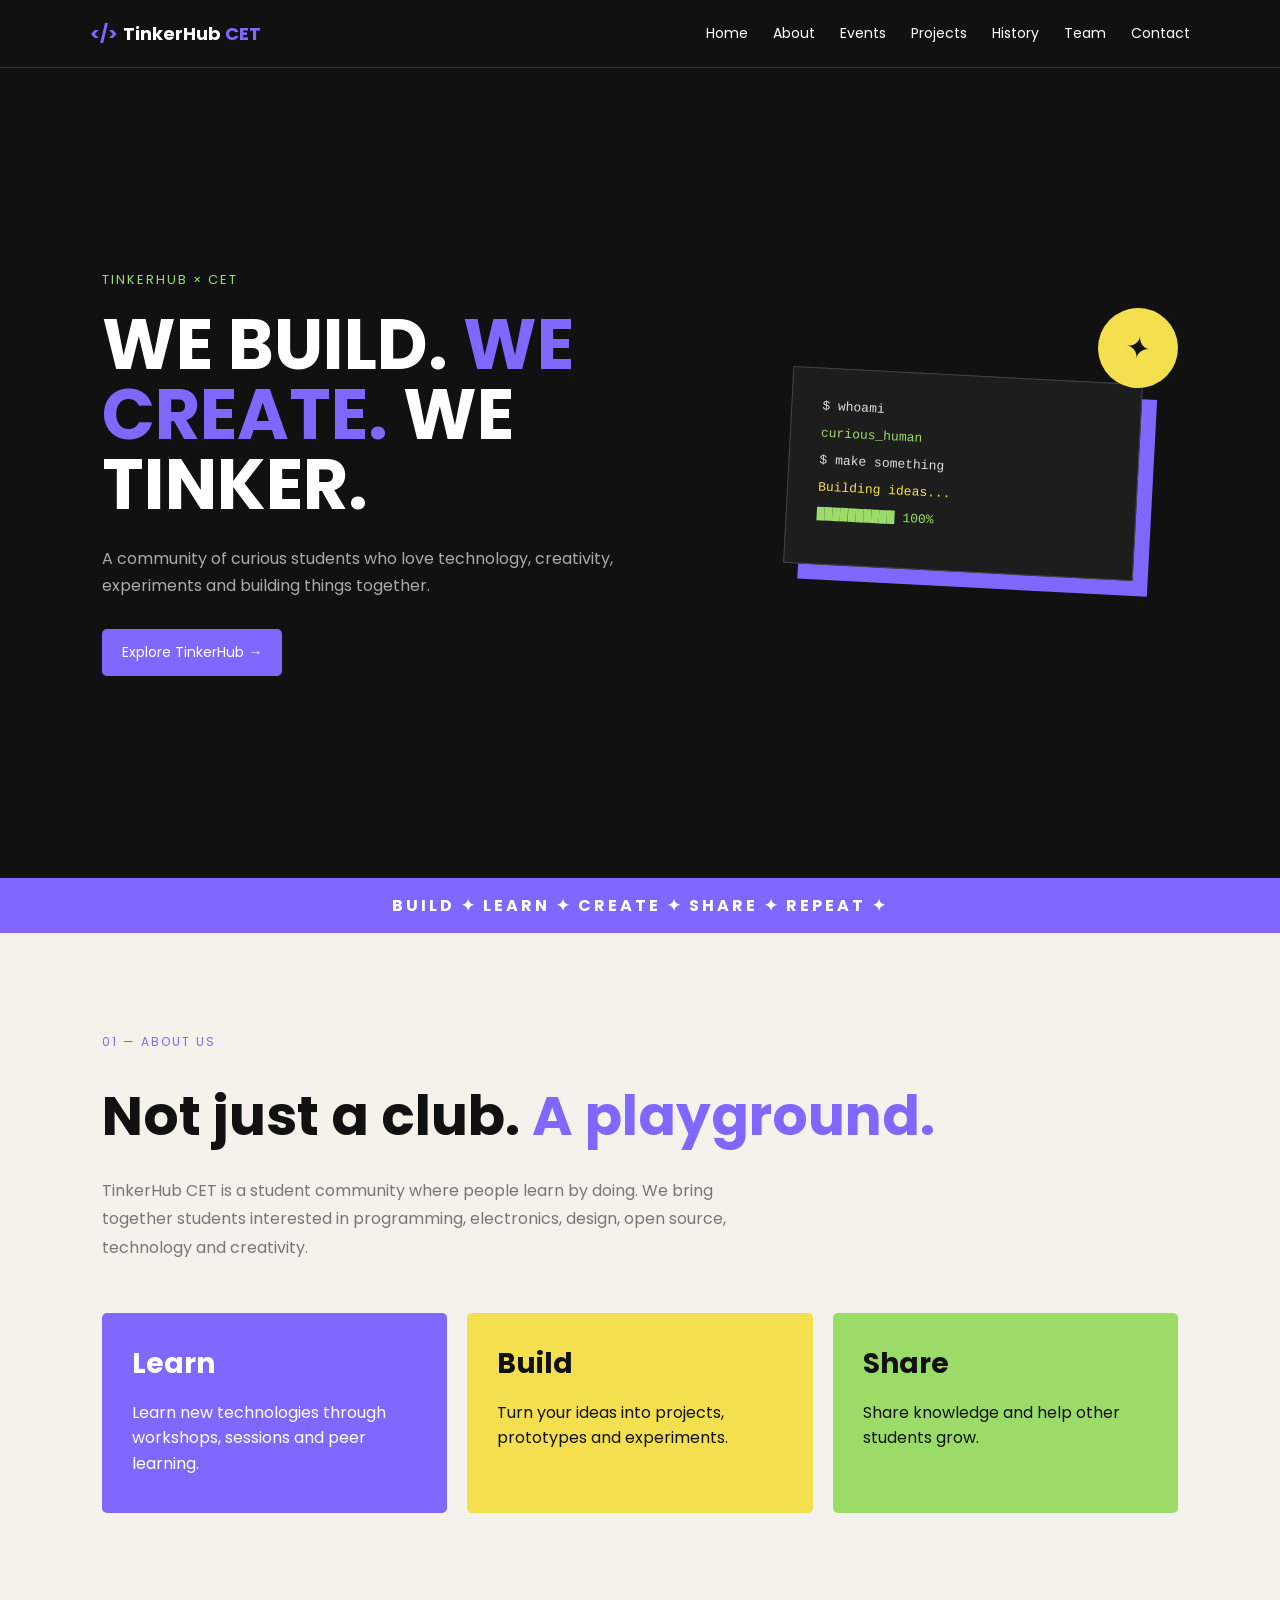
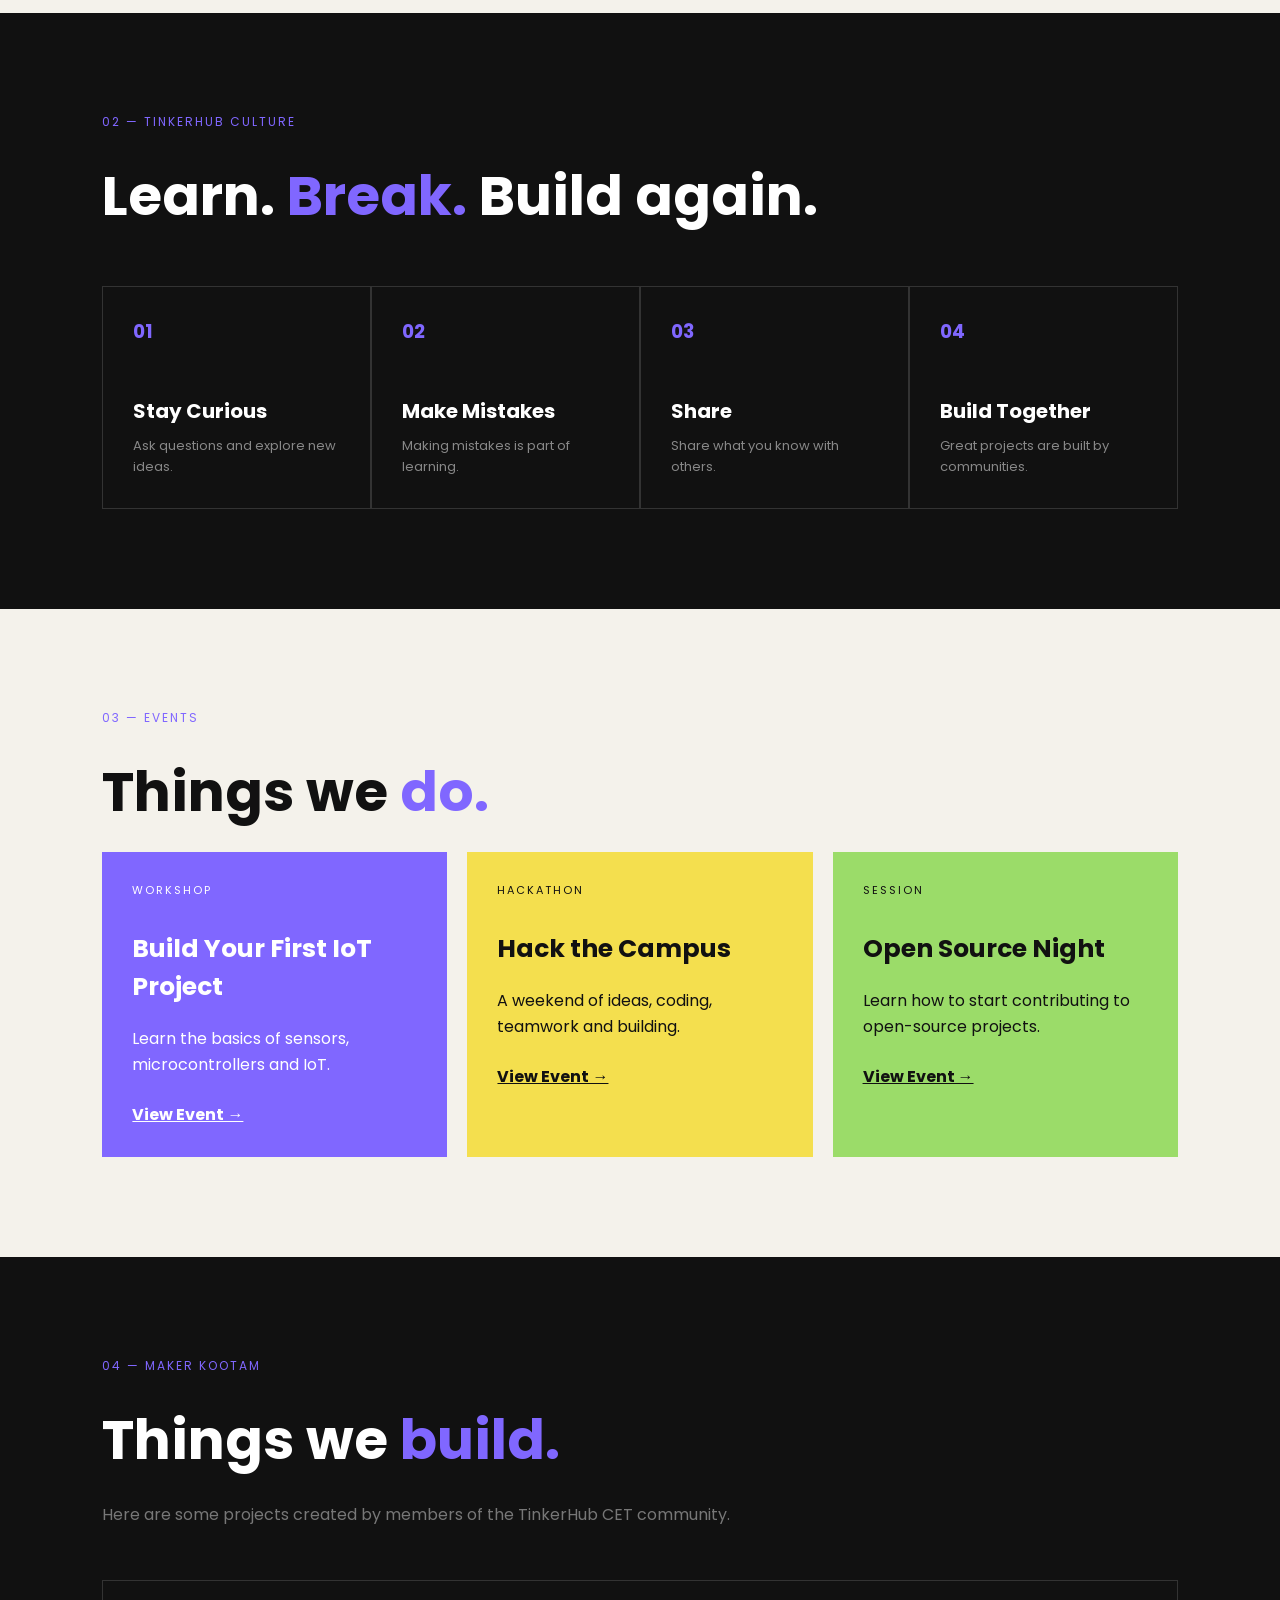
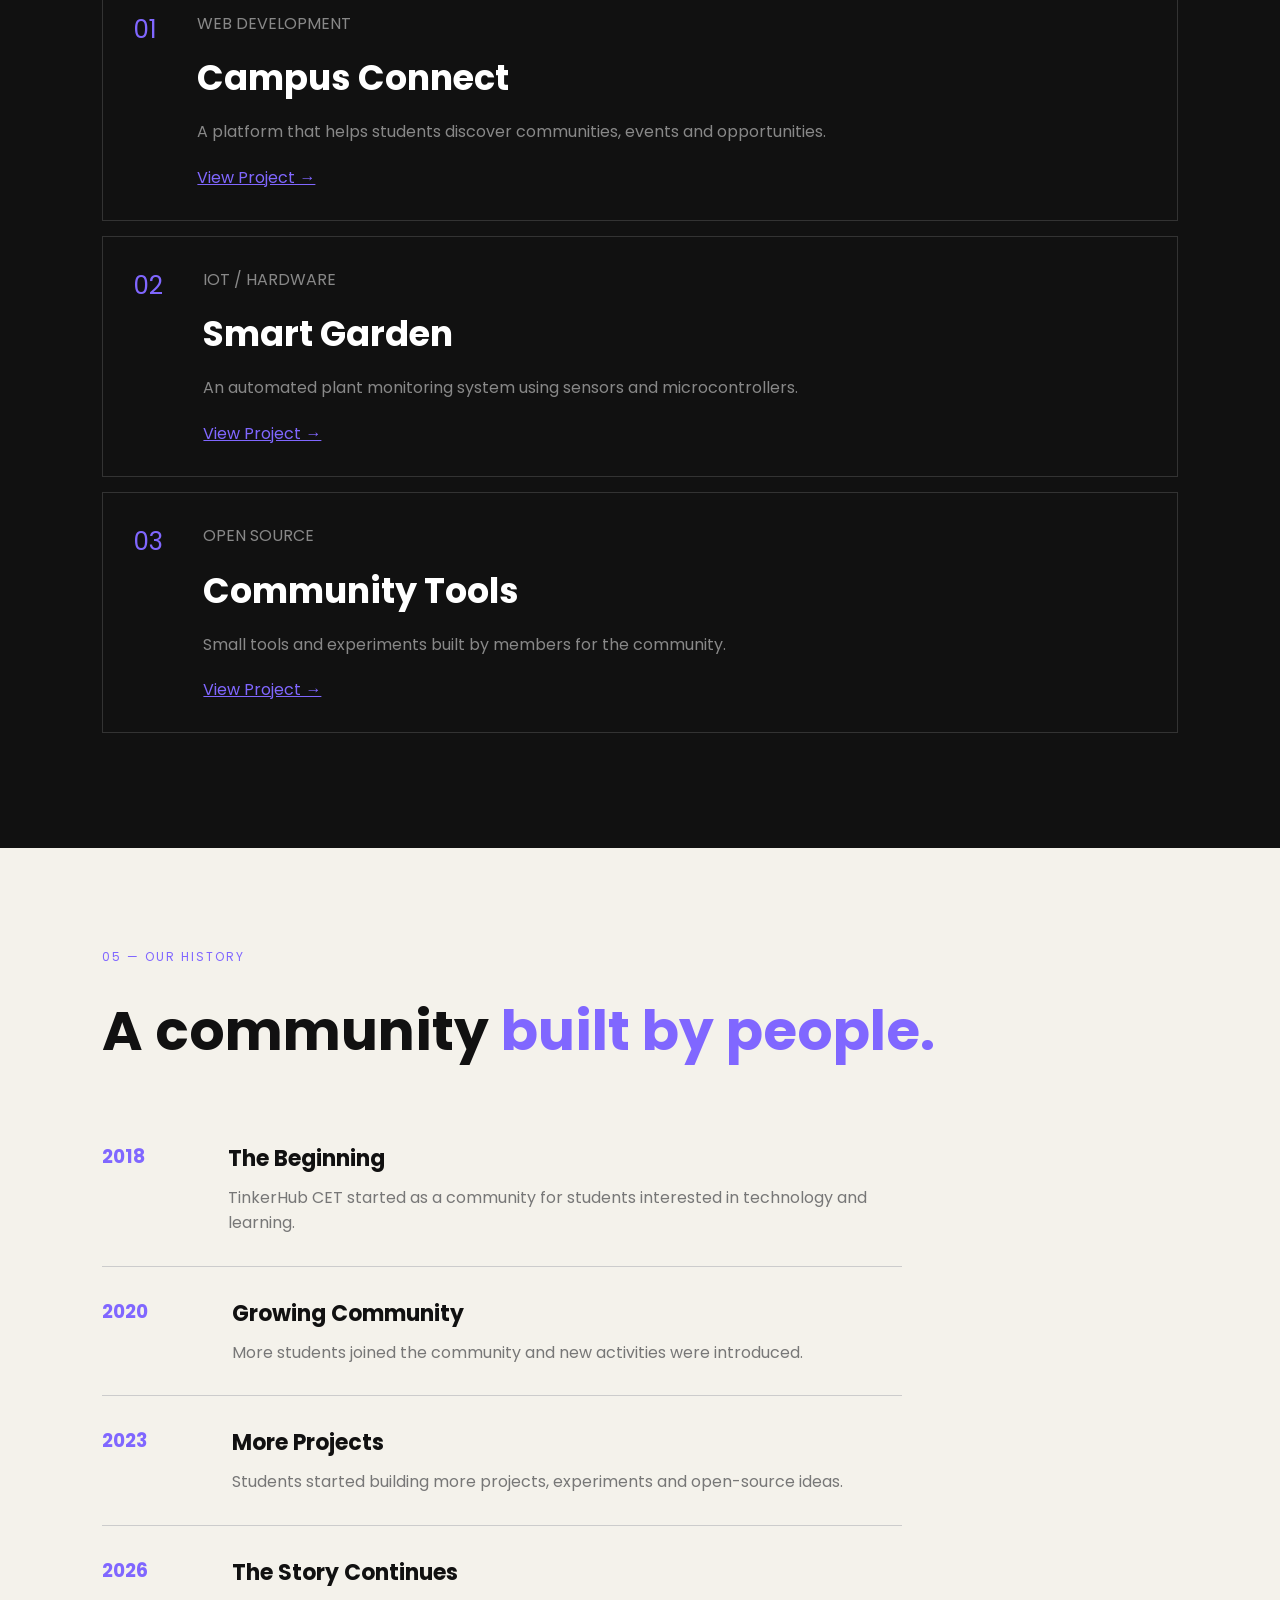
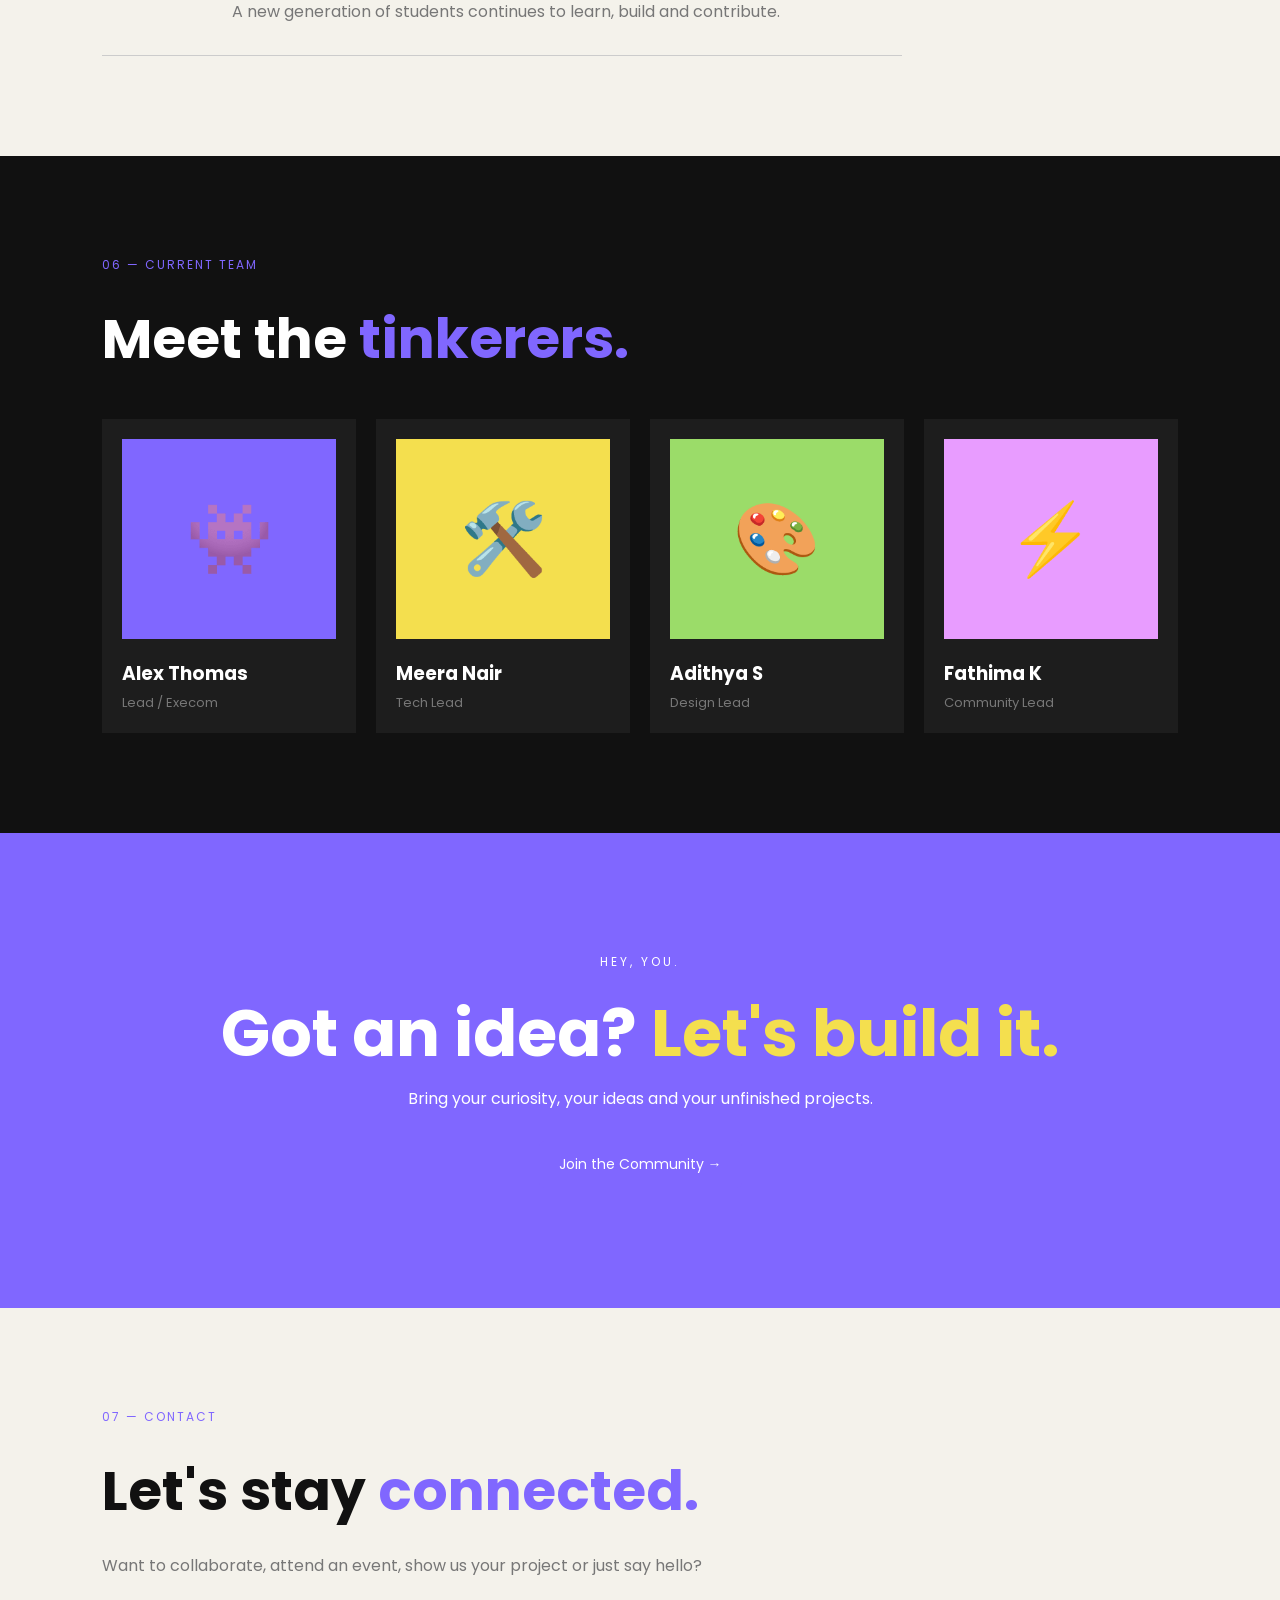
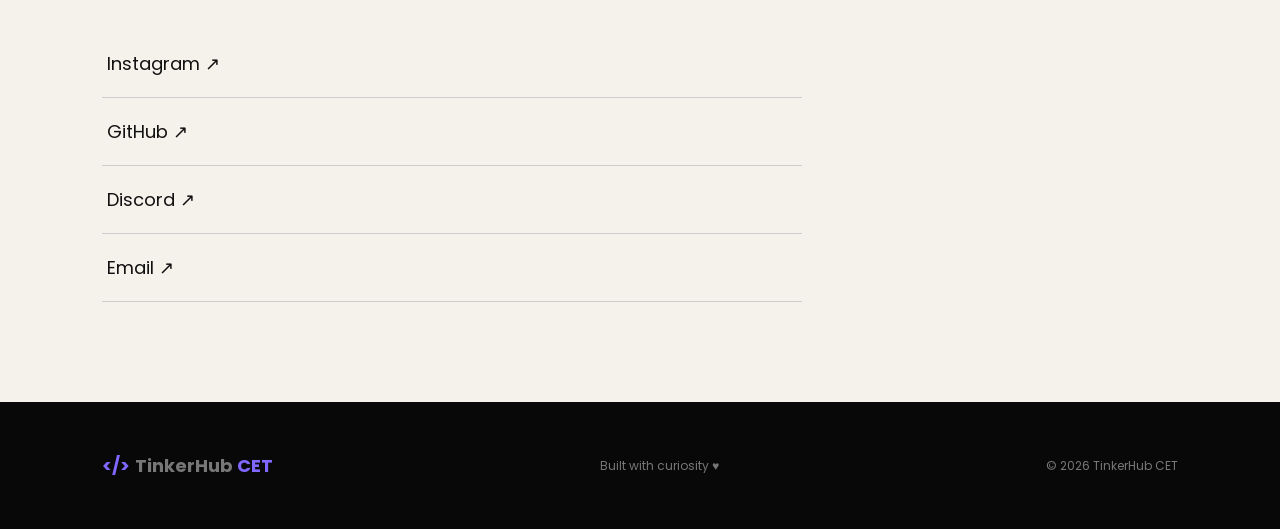
<file: index.html>
<!DOCTYPE html>
<html lang="en">
<head>
  <meta charset="UTF-8">
  <meta name="viewport" content="width=device-width, initial-scale=1.0">
  <title>TinkerHub CET</title>
  <link rel="stylesheet" href="jet.css">
  <link href="https://fonts.googleapis.com/css2?family=Poppins:wght@400;500;600;700;800&display=swap" rel="stylesheet">
</head>
<body>

  <header>
    <div class="logo"><span>&lt;/&gt;</span>TinkerHub <b>CET</b></div>
    <nav>
      <a href="#home">Home</a>
      <a href="#about">About</a>
      <a href="#events">Events</a>
      <a href="#projects">Projects</a>
      <a href="#history">History</a>
      <a href="#team">Team</a>
      <a href="#contact">Contact</a>
    </nav>
  </header>

  <section id="home" class="hero">
    <div class="hero-text">
      <p class="small-title">TINKERHUB × CET</p>
      <h1>WE BUILD. <span>WE CREATE.</span> WE TINKER.</h1>
      <p class="lead">A community of curious students who love technology, creativity, experiments and building things together.</p>
      <a href="#about" class="button">Explore TinkerHub →</a>
    </div>

    <div class="hero-box">
      <div class="terminal">
        <p>$ whoami</p>
        <p class="terminal-green">curious_human</p>
        <p>$ make something</p>
        <p class="terminal-yellow">Building ideas...</p>
        <p class="terminal-green">██████████ 100%</p>
      </div>
      <div class="circle">✦</div>
    </div>
  </section>

  <div class="moving-text">BUILD ✦ LEARN ✦ CREATE ✦ SHARE ✦ REPEAT ✦</div>

  <section id="about" class="section light">
    <p class="section-title">01 — ABOUT US</p>
    <h2>Not just a club. <span>A playground.</span></h2>
    <p class="description">TinkerHub CET is a student community where people learn by doing. We bring together students interested in programming, electronics, design, open source, technology and creativity.</p>

    <div class="cards">
      <div class="card purple">
        <h3>Learn</h3>
        <p>Learn new technologies through workshops, sessions and peer learning.</p>
      </div>
      <div class="card yellow">
        <h3>Build</h3>
        <p>Turn your ideas into projects, prototypes and experiments.</p>
      </div>
      <div class="card green">
        <h3>Share</h3>
        <p>Share knowledge and help other students grow.</p>
      </div>
    </div>
  </section>

  <section class="section dark">
    <p class="section-title">02 — TINKERHUB CULTURE</p>
    <h2>Learn. <span>Break.</span> Build again.</h2>

    <div class="culture">
      <div>
        <h3>01</h3>
        <h4>Stay Curious</h4>
        <p>Ask questions and explore new ideas.</p>
      </div>
      <div>
        <h3>02</h3>
        <h4>Make Mistakes</h4>
        <p>Making mistakes is part of learning.</p>
      </div>
      <div>
        <h3>03</h3>
        <h4>Share</h4>
        <p>Share what you know with others.</p>
      </div>
      <div>
        <h3>04</h3>
        <h4>Build Together</h4>
        <p>Great projects are built by communities.</p>
      </div>
    </div>
  </section>

  <section id="events" class="section light">
    <p class="section-title">03 — EVENTS</p>
    <h2>Things we <span>do.</span></h2>

    <div class="cards">
      <div class="event-card purple">
        <p>WORKSHOP</p>
        <h3>Build Your First IoT Project</h3>
        <p>Learn the basics of sensors, microcontrollers and IoT.</p>
        <a href="#">View Event →</a>
      </div>
      <div class="event-card yellow">
        <p>HACKATHON</p>
        <h3>Hack the Campus</h3>
        <p>A weekend of ideas, coding, teamwork and building.</p>
        <a href="#">View Event →</a>
      </div>
      <div class="event-card green">
        <p>SESSION</p>
        <h3>Open Source Night</h3>
        <p>Learn how to start contributing to open-source projects.</p>
        <a href="#">View Event →</a>
      </div>
    </div>
  </section>

  <section id="projects" class="section dark">
    <p class="section-title">04 — MAKER KOOTAM</p>
    <h2>Things we <span>build.</span></h2>
    <p class="description">Here are some projects created by members of the TinkerHub CET community.</p>

    <div class="project">
      <div class="project-number">01</div>
      <div>
        <p>WEB DEVELOPMENT</p>
        <h3>Campus Connect</h3>
        <p>A platform that helps students discover communities, events and opportunities.</p>
        <a href="#">View Project →</a>
      </div>
    </div>

    <div class="project">
      <div class="project-number">02</div>
      <div>
        <p>IOT / HARDWARE</p>
        <h3>Smart Garden</h3>
        <p>An automated plant monitoring system using sensors and microcontrollers.</p>
        <a href="#">View Project →</a>
      </div>
    </div>

    <div class="project">
      <div class="project-number">03</div>
      <div>
        <p>OPEN SOURCE</p>
        <h3>Community Tools</h3>
        <p>Small tools and experiments built by members for the community.</p>
        <a href="#">View Project →</a>
      </div>
    </div>
  </section>

  <section id="history" class="section light">
    <p class="section-title">05 — OUR HISTORY</p>
    <h2>A community <span>built by people.</span></h2>

    <div class="timeline">
      <div class="timeline-item">
        <h3>2018</h3>
        <div>
          <h4>The Beginning</h4>
          <p>TinkerHub CET started as a community for students interested in technology and learning.</p>
        </div>
      </div>
      <div class="timeline-item">
        <h3>2020</h3>
        <div>
          <h4>Growing Community</h4>
          <p>More students joined the community and new activities were introduced.</p>
        </div>
      </div>
      <div class="timeline-item">
        <h3>2023</h3>
        <div>
          <h4>More Projects</h4>
          <p>Students started building more projects, experiments and open-source ideas.</p>
        </div>
      </div>
      <div class="timeline-item">
        <h3>2026</h3>
        <div>
          <h4>The Story Continues</h4>
          <p>A new generation of students continues to learn, build and contribute.</p>
        </div>
      </div>
    </div>
  </section>

  <section id="team" class="section dark">
    <p class="section-title">06 — CURRENT TEAM</p>
    <h2>Meet the <span>tinkerers.</span></h2>

    <div class="team">
      <div class="person">
        <div class="avatar purple">👾</div>
        <h3>Alex Thomas</h3>
        <p>Lead / Execom</p>
      </div>
      <div class="person">
        <div class="avatar yellow">🛠️</div>
        <h3>Meera Nair</h3>
        <p>Tech Lead</p>
      </div>
      <div class="person">
        <div class="avatar green">🎨</div>
        <h3>Adithya S</h3>
        <p>Design Lead</p>
      </div>
      <div class="person">
        <div class="avatar pink">⚡</div>
        <h3>Fathima K</h3>
        <p>Community Lead</p>
      </div>
    </div>
  </section>

  <section class="join">
    <p>HEY, YOU.</p>
    <h2>Got an idea? <span>Let's build it.</span></h2>
    <p>Bring your curiosity, your ideas and your unfinished projects.</p>
    <a href="#contact" class="button">Join the Community →</a>
  </section>

  <section id="contact" class="section light">
    <p class="section-title">07 — CONTACT</p>
    <h2>Let's stay <span>connected.</span></h2>
    <p class="description">Want to collaborate, attend an event, show us your project or just say hello?</p>

    <div class="contact">
      <a href="https://www.instagram.com/tinkerhubcet/?hl=en">Instagram ↗</a>
      <a href="https://tinkerhubcet.github.io/">GitHub ↗</a>
      <a href="https://discord.com/">Discord ↗</a>
      <a href="https://mail.google.com/">Email ↗</a>
    </div>
  </section>

  <footer>
    <div class="logo"><span>&lt;/&gt;</span>TinkerHub <b>CET</b></div>
    <p>Built with curiosity ♥</p>
    <p>© 2026 TinkerHub CET</p>
  </footer>

</body>
</html>
</file>
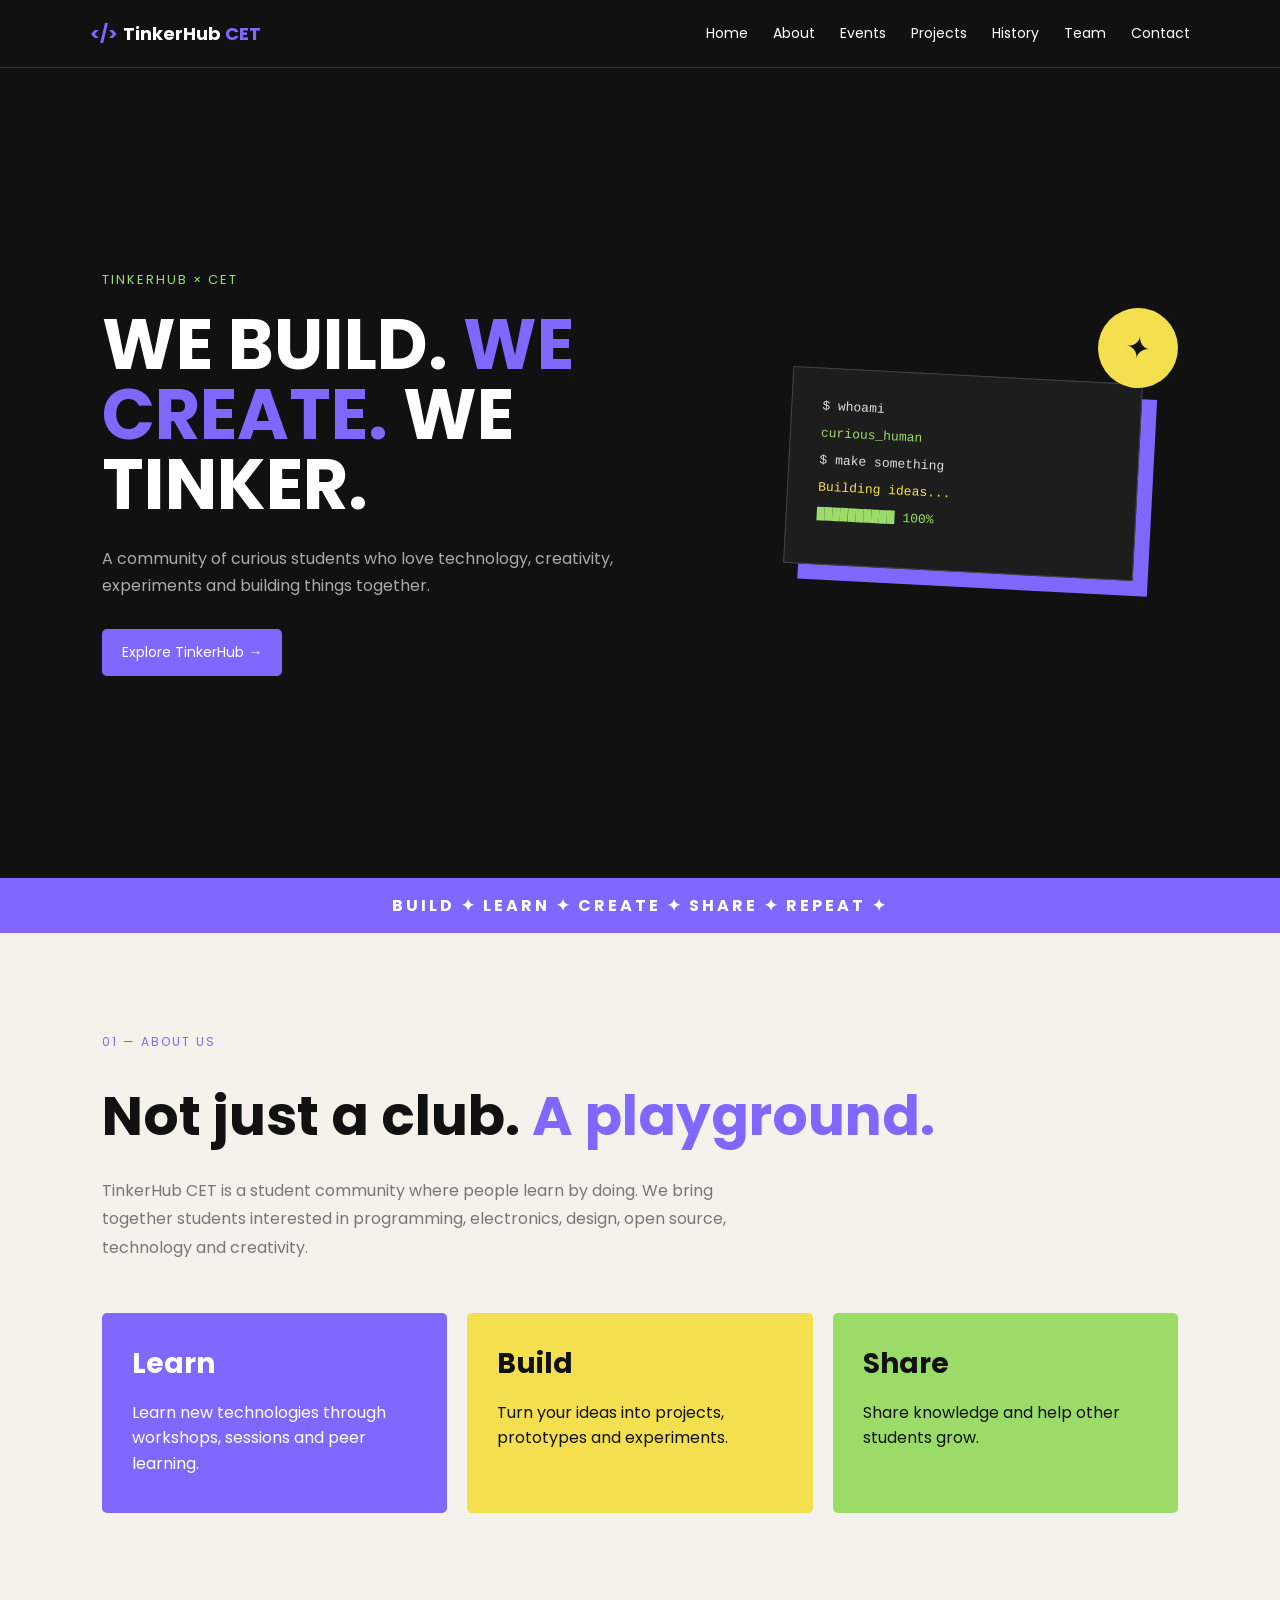
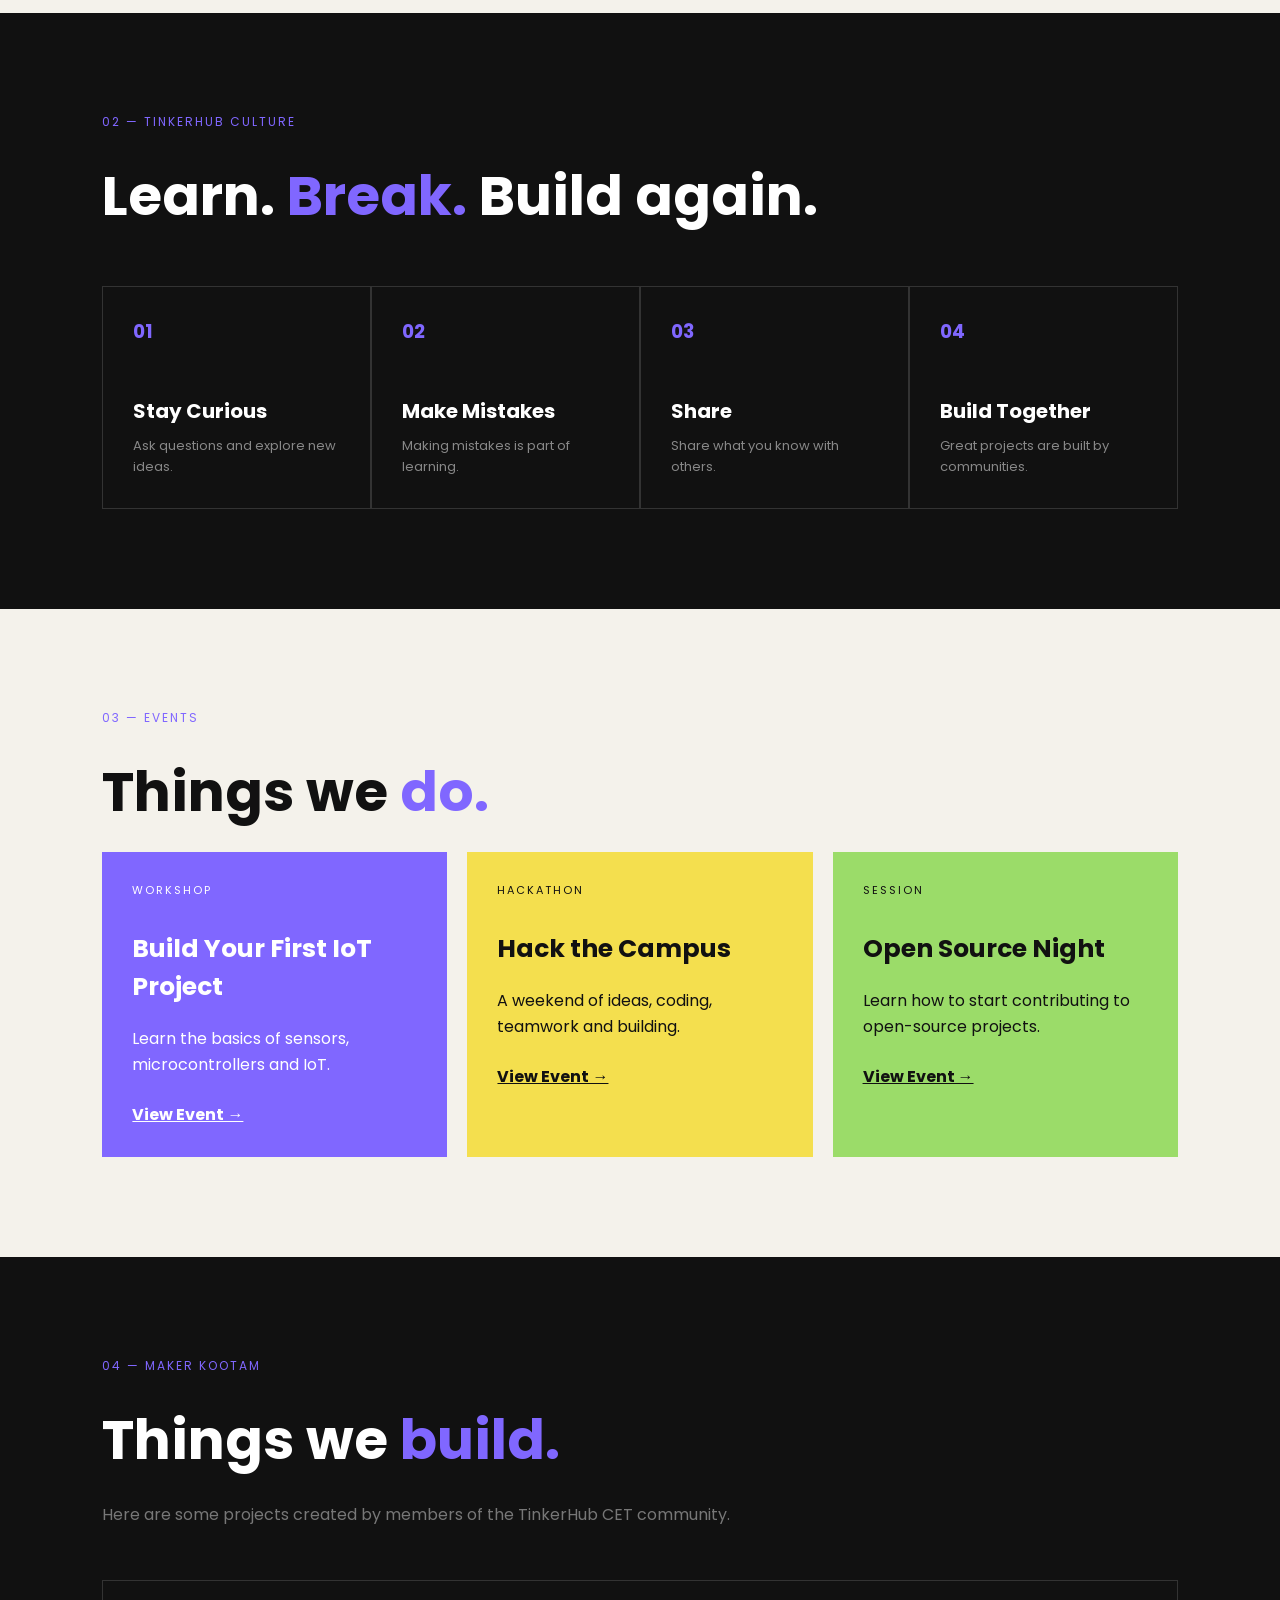
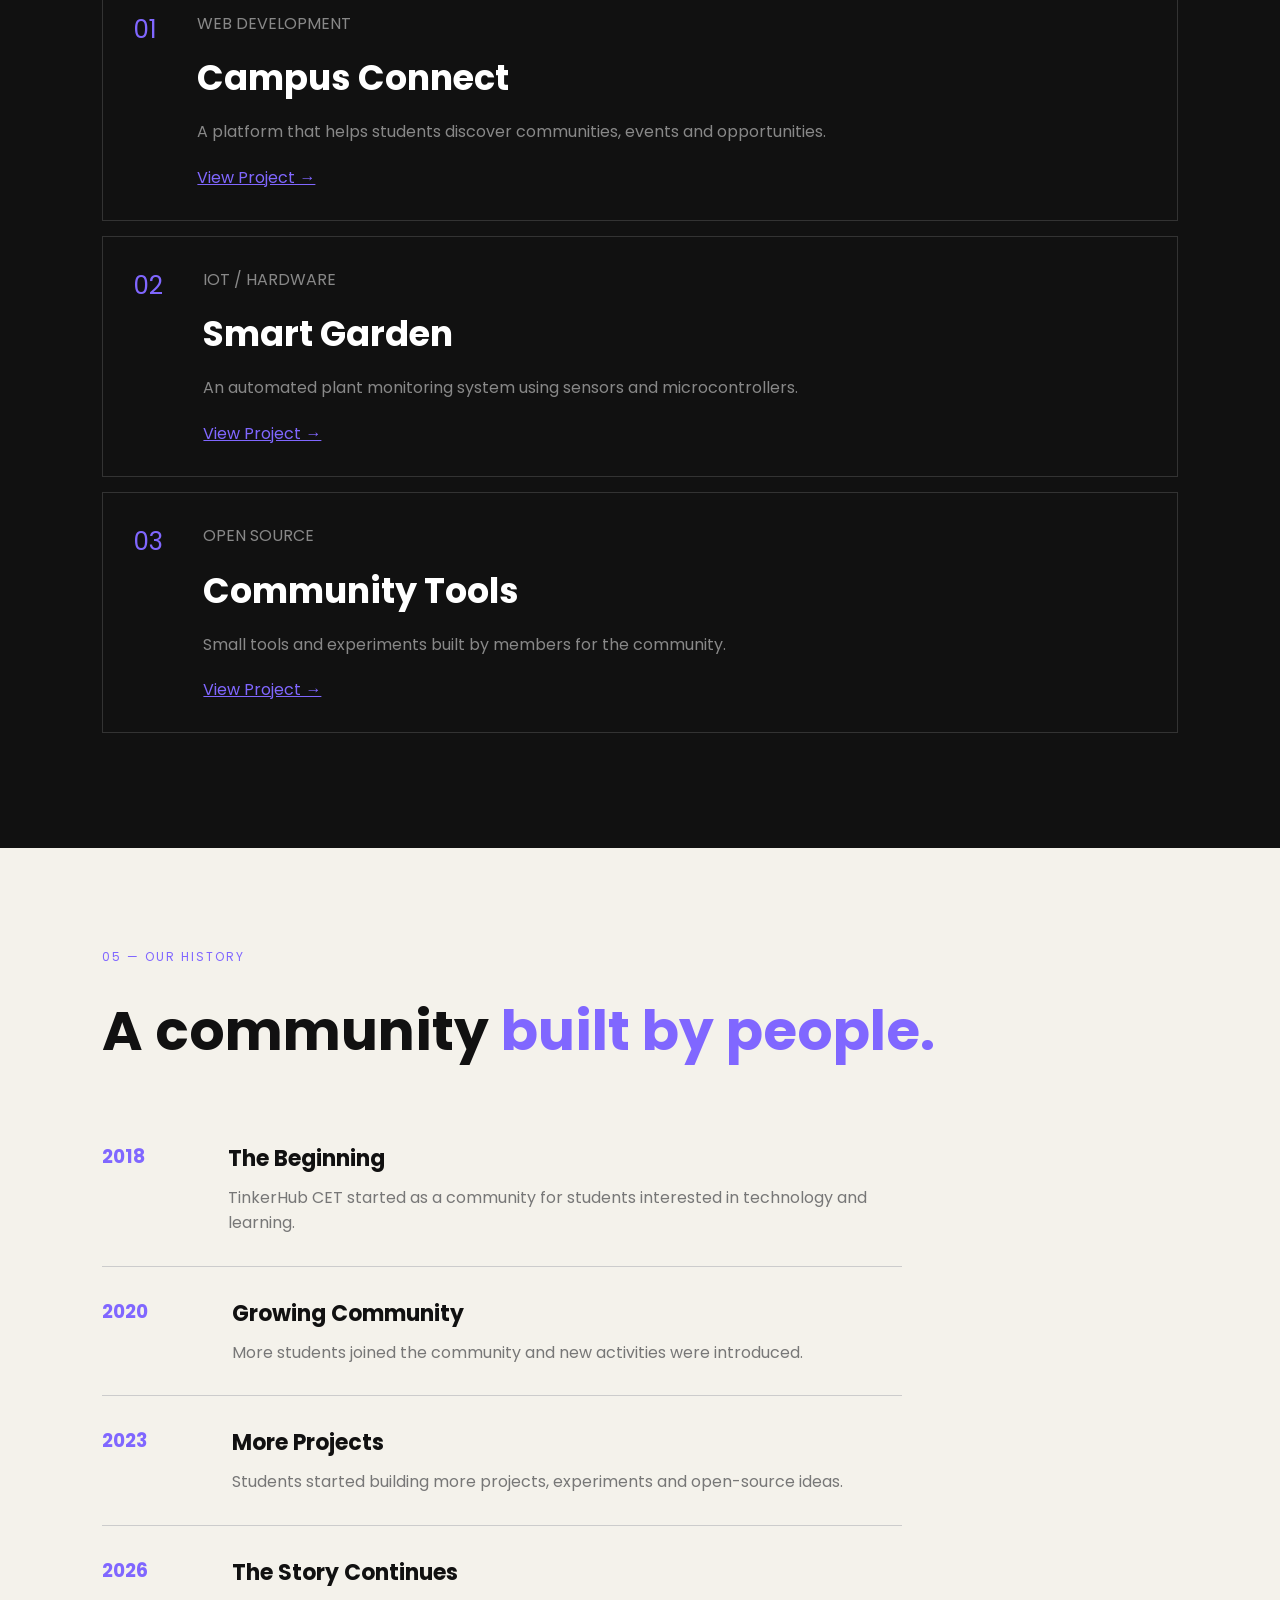
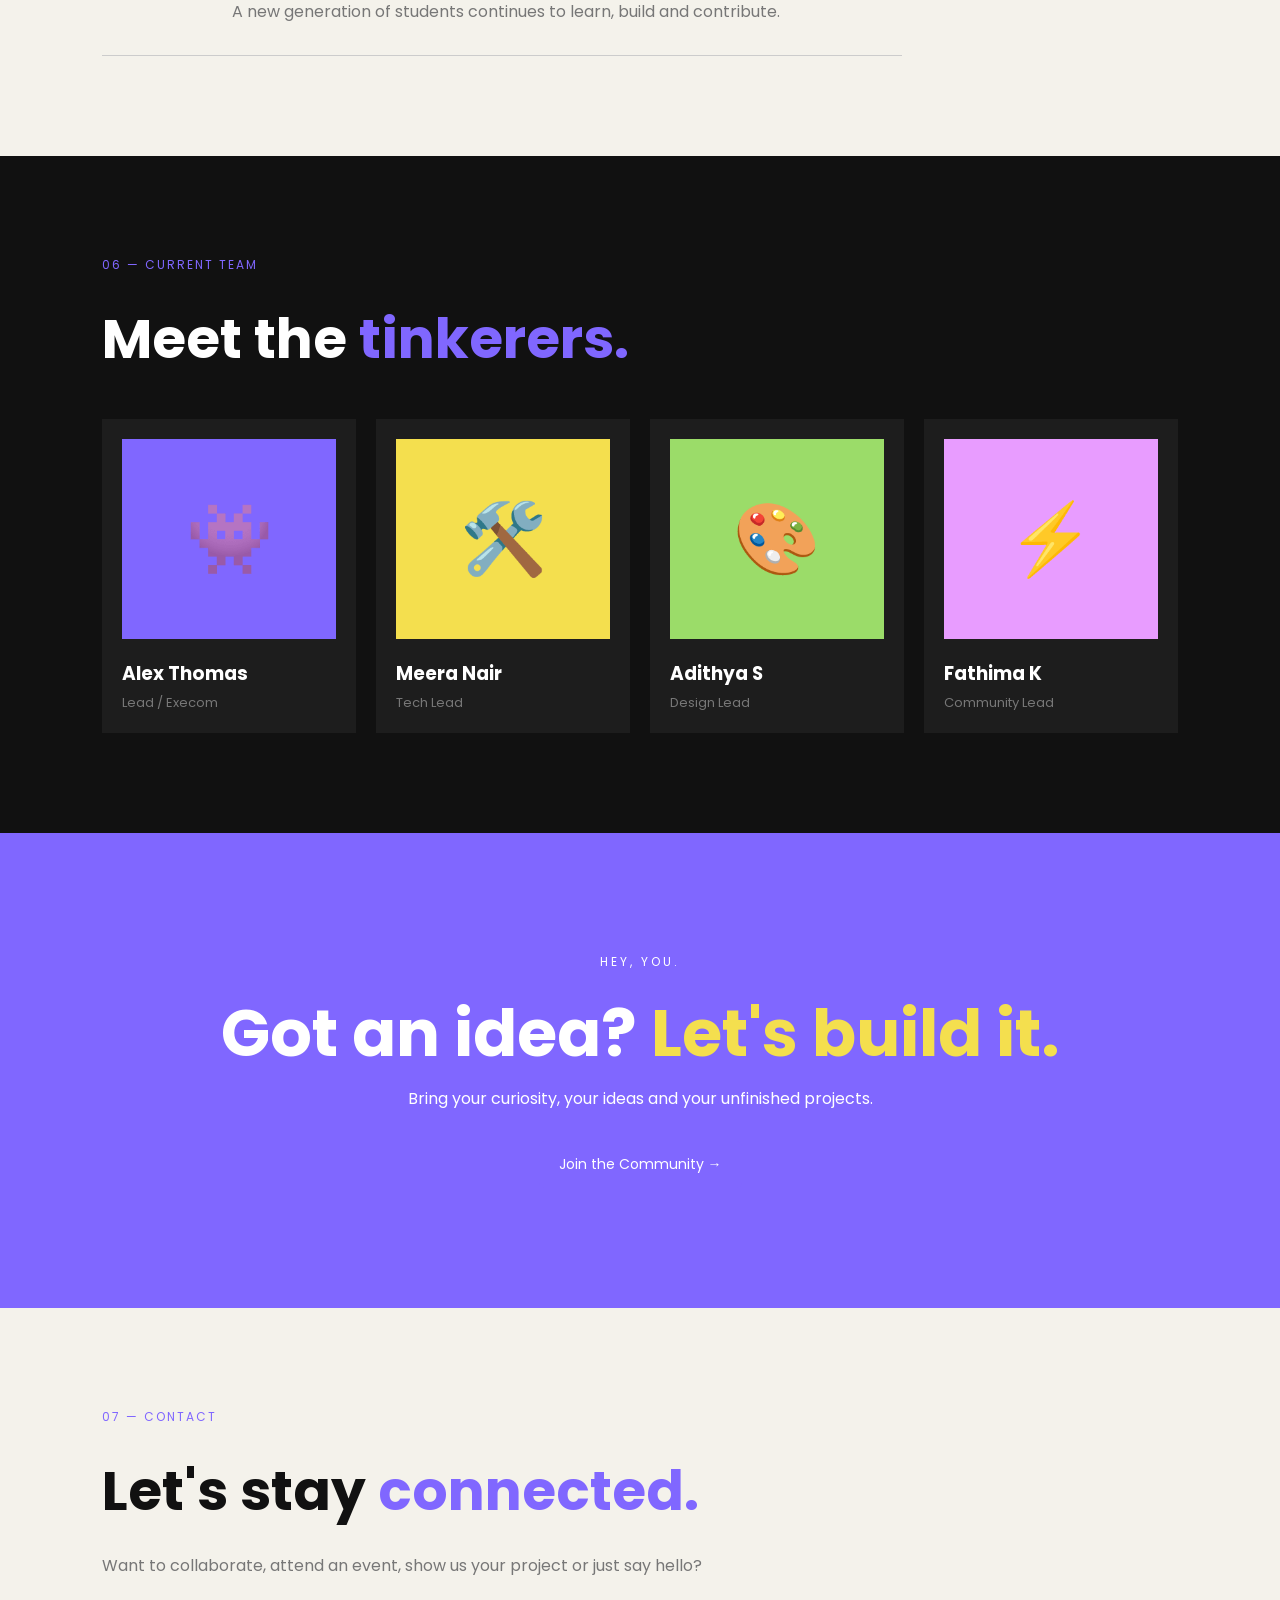
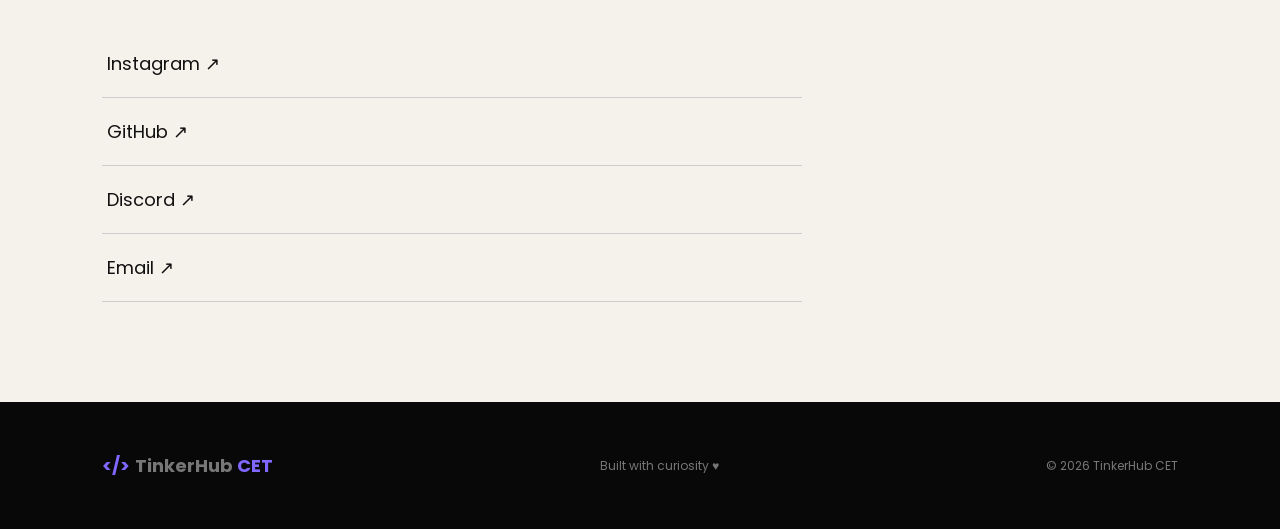
<file: pro.html>
<!DOCTYPE html>
<html lang="en">
<head>
  <meta charset="UTF-8">
  <meta name="viewport" content="width=device-width, initial-scale=1.0">
  <title>TinkerHub CET</title>
  <link rel="stylesheet" href="jet.css">
  <link href="https://fonts.googleapis.com/css2?family=Poppins:wght@400;500;600;700;800&display=swap" rel="stylesheet">
</head>
<body>

  <header>
    <div class="logo"><span>&lt;/&gt;</span>TinkerHub <b>CET</b></div>
    <nav>
      <a href="#home">Home</a>
      <a href="#about">About</a>
      <a href="#events">Events</a>
      <a href="#projects">Projects</a>
      <a href="#history">History</a>
      <a href="#team">Team</a>
      <a href="#contact">Contact</a>
    </nav>
  </header>

  <section id="home" class="hero">
    <div class="hero-text">
      <p class="small-title">TINKERHUB × CET</p>
      <h1>WE BUILD. <span>WE CREATE.</span> WE TINKER.</h1>
      <p class="lead">A community of curious students who love technology, creativity, experiments and building things together.</p>
      <a href="#about" class="button">Explore TinkerHub →</a>
    </div>

    <div class="hero-box">
      <div class="terminal">
        <p>$ whoami</p>
        <p class="terminal-green">curious_human</p>
        <p>$ make something</p>
        <p class="terminal-yellow">Building ideas...</p>
        <p class="terminal-green">██████████ 100%</p>
      </div>
      <div class="circle">✦</div>
    </div>
  </section>

  <div class="moving-text">BUILD ✦ LEARN ✦ CREATE ✦ SHARE ✦ REPEAT ✦</div>

  <section id="about" class="section light">
    <p class="section-title">01 — ABOUT US</p>
    <h2>Not just a club. <span>A playground.</span></h2>
    <p class="description">TinkerHub CET is a student community where people learn by doing. We bring together students interested in programming, electronics, design, open source, technology and creativity.</p>

    <div class="cards">
      <div class="card purple">
        <h3>Learn</h3>
        <p>Learn new technologies through workshops, sessions and peer learning.</p>
      </div>
      <div class="card yellow">
        <h3>Build</h3>
        <p>Turn your ideas into projects, prototypes and experiments.</p>
      </div>
      <div class="card green">
        <h3>Share</h3>
        <p>Share knowledge and help other students grow.</p>
      </div>
    </div>
  </section>

  <section class="section dark">
    <p class="section-title">02 — TINKERHUB CULTURE</p>
    <h2>Learn. <span>Break.</span> Build again.</h2>

    <div class="culture">
      <div>
        <h3>01</h3>
        <h4>Stay Curious</h4>
        <p>Ask questions and explore new ideas.</p>
      </div>
      <div>
        <h3>02</h3>
        <h4>Make Mistakes</h4>
        <p>Making mistakes is part of learning.</p>
      </div>
      <div>
        <h3>03</h3>
        <h4>Share</h4>
        <p>Share what you know with others.</p>
      </div>
      <div>
        <h3>04</h3>
        <h4>Build Together</h4>
        <p>Great projects are built by communities.</p>
      </div>
    </div>
  </section>

  <section id="events" class="section light">
    <p class="section-title">03 — EVENTS</p>
    <h2>Things we <span>do.</span></h2>

    <div class="cards">
      <div class="event-card purple">
        <p>WORKSHOP</p>
        <h3>Build Your First IoT Project</h3>
        <p>Learn the basics of sensors, microcontrollers and IoT.</p>
        <a href="#">View Event →</a>
      </div>
      <div class="event-card yellow">
        <p>HACKATHON</p>
        <h3>Hack the Campus</h3>
        <p>A weekend of ideas, coding, teamwork and building.</p>
        <a href="#">View Event →</a>
      </div>
      <div class="event-card green">
        <p>SESSION</p>
        <h3>Open Source Night</h3>
        <p>Learn how to start contributing to open-source projects.</p>
        <a href="#">View Event →</a>
      </div>
    </div>
  </section>

  <section id="projects" class="section dark">
    <p class="section-title">04 — MAKER KOOTAM</p>
    <h2>Things we <span>build.</span></h2>
    <p class="description">Here are some projects created by members of the TinkerHub CET community.</p>

    <div class="project">
      <div class="project-number">01</div>
      <div>
        <p>WEB DEVELOPMENT</p>
        <h3>Campus Connect</h3>
        <p>A platform that helps students discover communities, events and opportunities.</p>
        <a href="#">View Project →</a>
      </div>
    </div>

    <div class="project">
      <div class="project-number">02</div>
      <div>
        <p>IOT / HARDWARE</p>
        <h3>Smart Garden</h3>
        <p>An automated plant monitoring system using sensors and microcontrollers.</p>
        <a href="#">View Project →</a>
      </div>
    </div>

    <div class="project">
      <div class="project-number">03</div>
      <div>
        <p>OPEN SOURCE</p>
        <h3>Community Tools</h3>
        <p>Small tools and experiments built by members for the community.</p>
        <a href="#">View Project →</a>
      </div>
    </div>
  </section>

  <section id="history" class="section light">
    <p class="section-title">05 — OUR HISTORY</p>
    <h2>A community <span>built by people.</span></h2>

    <div class="timeline">
      <div class="timeline-item">
        <h3>2018</h3>
        <div>
          <h4>The Beginning</h4>
          <p>TinkerHub CET started as a community for students interested in technology and learning.</p>
        </div>
      </div>
      <div class="timeline-item">
        <h3>2020</h3>
        <div>
          <h4>Growing Community</h4>
          <p>More students joined the community and new activities were introduced.</p>
        </div>
      </div>
      <div class="timeline-item">
        <h3>2023</h3>
        <div>
          <h4>More Projects</h4>
          <p>Students started building more projects, experiments and open-source ideas.</p>
        </div>
      </div>
      <div class="timeline-item">
        <h3>2026</h3>
        <div>
          <h4>The Story Continues</h4>
          <p>A new generation of students continues to learn, build and contribute.</p>
        </div>
      </div>
    </div>
  </section>

  <section id="team" class="section dark">
    <p class="section-title">06 — CURRENT TEAM</p>
    <h2>Meet the <span>tinkerers.</span></h2>

    <div class="team">
      <div class="person">
        <div class="avatar purple">👾</div>
        <h3>Alex Thomas</h3>
        <p>Lead / Execom</p>
      </div>
      <div class="person">
        <div class="avatar yellow">🛠️</div>
        <h3>Meera Nair</h3>
        <p>Tech Lead</p>
      </div>
      <div class="person">
        <div class="avatar green">🎨</div>
        <h3>Adithya S</h3>
        <p>Design Lead</p>
      </div>
      <div class="person">
        <div class="avatar pink">⚡</div>
        <h3>Fathima K</h3>
        <p>Community Lead</p>
      </div>
    </div>
  </section>

  <section class="join">
    <p>HEY, YOU.</p>
    <h2>Got an idea? <span>Let's build it.</span></h2>
    <p>Bring your curiosity, your ideas and your unfinished projects.</p>
    <a href="#contact" class="button">Join the Community →</a>
  </section>

  <section id="contact" class="section light">
    <p class="section-title">07 — CONTACT</p>
    <h2>Let's stay <span>connected.</span></h2>
    <p class="description">Want to collaborate, attend an event, show us your project or just say hello?</p>

    <div class="contact">
      <a href="https://www.instagram.com/tinkerhubcet/?hl=en">Instagram ↗</a>
      <a href="https://tinkerhubcet.github.io/">GitHub ↗</a>
      <a href="https://discord.com/">Discord ↗</a>
      <a href="https://mail.google.com/">Email ↗</a>
    </div>
  </section>

  <footer>
    <div class="logo"><span>&lt;/&gt;</span>TinkerHub <b>CET</b></div>
    <p>Built with curiosity ♥</p>
    <p>© 2026 TinkerHub CET</p>
  </footer>

</body>
</html>
</file>
<file: jet.css>
* { margin: 0; padding: 0; box-sizing: border-box; }
html { scroll-behavior: smooth; }
body { font-family: 'Poppins', sans-serif; background: #111; color: white; }

header {
  background: #111;
  display: flex;
  justify-content: space-between;
  align-items: center;
  padding: 20px 7%;
  position: sticky;
  top: 0;
  z-index: 100;
  border-bottom: 1px solid #333;
}

.logo { font-size: 18px; font-weight: bold; }
.logo span, .logo b { color: #8067ff; }
.logo span { margin-right: 5px; }

nav { display: flex; gap: 25px; }
nav a { color: white; text-decoration: none; font-size: 14px; }
nav a:hover { color: #8067ff; }

.hero {
  min-height: 90vh;
  display: flex;
  align-items: center;
  justify-content: space-between;
  padding: 80px 8%;
  background: #111;
}

.hero-text { width: 55%; }
.small-title { color: #9bdc69; font-size: 13px; letter-spacing: 2px; margin-bottom: 20px; }
.hero h1 { font-size: 70px; line-height: 1; margin-bottom: 25px; }
.hero h1 span { color: #8067ff; }
.hero-text p.lead { color: #aaa; max-width: 550px; line-height: 1.7; margin-bottom: 30px; }

.button {
  display: inline-block;
  background: #8067ff;
  color: white;
  padding: 13px 20px;
  text-decoration: none;
  font-size: 14px;
  border-radius: 5px;
}

.button:hover { background: #6048d8; }

.hero-box {
  width: 40%;
  height: 350px;
  display: flex;
  align-items: center;
  justify-content: center;
  position: relative;
}

.terminal {
  background: #1d1d1d;
  border: 1px solid #444;
  width: 350px;
  padding: 30px;
  box-shadow: 15px 15px 0 #8067ff;
  transform: rotate(3deg);
}

.terminal p { font-family: monospace; font-size: 13px; margin-bottom: 12px; color: #ddd; }
.terminal-green { color: #9bdc69 !important; }
.terminal-yellow { color: #f4df4e !important; }

.circle {
  position: absolute;
  right: 0;
  top: 10px;
  width: 80px;
  height: 80px;
  background: #f4df4e;
  color: #111;
  border-radius: 50%;
  display: flex;
  justify-content: center;
  align-items: center;
  font-size: 30px;
  transform: rotate(10deg);
}

.moving-text {
  background: #8067ff;
  padding: 15px;
  text-align: center;
  font-weight: bold;
  letter-spacing: 3px;
}

.section { padding: 100px 8%; }
.light { background: #f4f2eb; color: #111; }
.dark { background: #111; color: white; }
.section-title { font-size: 12px; letter-spacing: 2px; color: #8067ff; margin-bottom: 35px; }
.section h2 { font-size: 55px; line-height: 1.1; margin-bottom: 30px; }
.section h2 span { color: #8067ff; }
.description { max-width: 650px; line-height: 1.8; color: #777; margin-bottom: 50px; }

.cards { display: flex; gap: 20px; }
.card { flex: 1; padding: 30px; min-height: 200px; border-radius: 5px; }
.card h3 { font-size: 28px; margin-bottom: 15px; }
.card p { line-height: 1.6; }

.purple { background: #8067ff; color: white; }
.yellow { background: #f4df4e; color: #111; }
.green { background: #9bdc69; color: #111; }
.pink { background: #e89cff; color: #111; }

.culture { display: flex; margin-top: 60px; }
.culture div { flex: 1; padding: 30px; border: 1px solid #333; }
.culture h3 { color: #8067ff; margin-bottom: 50px; }
.culture h4 { font-size: 20px; margin-bottom: 10px; }
.culture p { color: #888; font-size: 13px; line-height: 1.6; }

.event-card { flex: 1; padding: 30px; min-height: 270px; }
.event-card > p:first-child { font-size: 11px; letter-spacing: 2px; margin-bottom: 30px; }
.event-card h3 { font-size: 25px; margin-bottom: 20px; }
.event-card p { line-height: 1.6; }
.event-card a { display: inline-block; margin-top: 25px; color: inherit; font-weight: bold; }

.project {
  display: flex;
  gap: 40px;
  padding: 30px;
  border: 1px solid #333;
  margin-bottom: 15px;
  transition: 0.3s;
}

.project:hover { border-color: #8067ff; transform: translateX(5px); }
.project-number { font-size: 25px; color: #8067ff; }
.project h3 { font-size: 35px; margin: 15px 0; }
.project p { color: #888; line-height: 1.6; }
.project a { display: inline-block; margin-top: 20px; color: #8067ff; }

.timeline { max-width: 800px; margin-top: 50px; }
.timeline-item { display: flex; gap: 50px; padding: 30px 0; border-bottom: 1px solid #ccc; }
.timeline-item h3 { color: #8067ff; width: 80px; }
.timeline-item h4 { font-size: 22px; margin-bottom: 10px; }
.timeline-item p { color: #777; line-height: 1.6; }

.team { display: flex; gap: 20px; margin-top: 50px; }
.person { flex: 1; background: #1d1d1d; padding: 20px; }
.avatar { height: 200px; display: flex; justify-content: center; align-items: center; font-size: 70px; margin-bottom: 20px; }
.person h3 { margin-bottom: 5px; }
.person p { color: #777; font-size: 13px; }

.join { background: #8067ff; text-align: center; padding: 120px 20px; }
.join > p:first-child { font-size: 12px; letter-spacing: 3px; }
.join h2 { font-size: 65px; line-height: 1; margin: 20px 0; }
.join h2 span { color: #f4df4e; }
.join p { margin-bottom: 30px; }

.contact { max-width: 700px; }
.contact a {
  display: flex;
  justify-content: space-between;
  padding: 20px 5px;
  border-bottom: 1px solid #ccc;
  color: #111;
  text-decoration: none;
  font-size: 18px;
}

.contact a:hover { color: #8067ff; }

footer {
  background: #080808;
  padding: 50px 8%;
  display: flex;
  justify-content: space-between;
  align-items: center;
  color: #777;
}

footer p { font-size: 12px; }

@media (max-width: 900px) {
  nav { display: none; }
  .hero { flex-direction: column; align-items: flex-start; gap: 50px; }
  .hero-text, .hero-box { width: 100%; }
  .cards { flex-direction: column; }
  .culture { flex-wrap: wrap; }
  .culture div { flex: 50%; }
  .team { flex-wrap: wrap; }
  .person { flex: 45%; }
}

@media (max-width: 600px) {
  .hero { padding: 70px 20px; }
  .hero h1 { font-size: 45px; }
  .hero-box { height: 280px; }
  .terminal { width: 280px; padding: 20px; }
  .section { padding: 70px 20px; }
  .section h2 { font-size: 40px; }
  .culture { flex-direction: column; }
  .culture div { flex: 100%; }
  .project, .timeline-item, .team { flex-direction: column; gap: 10px; }
  .person { flex: 100%; }
  .join h2 { font-size: 45px; }
  footer { flex-direction: column; gap: 20px; align-items: flex-start; }
}
</file>
